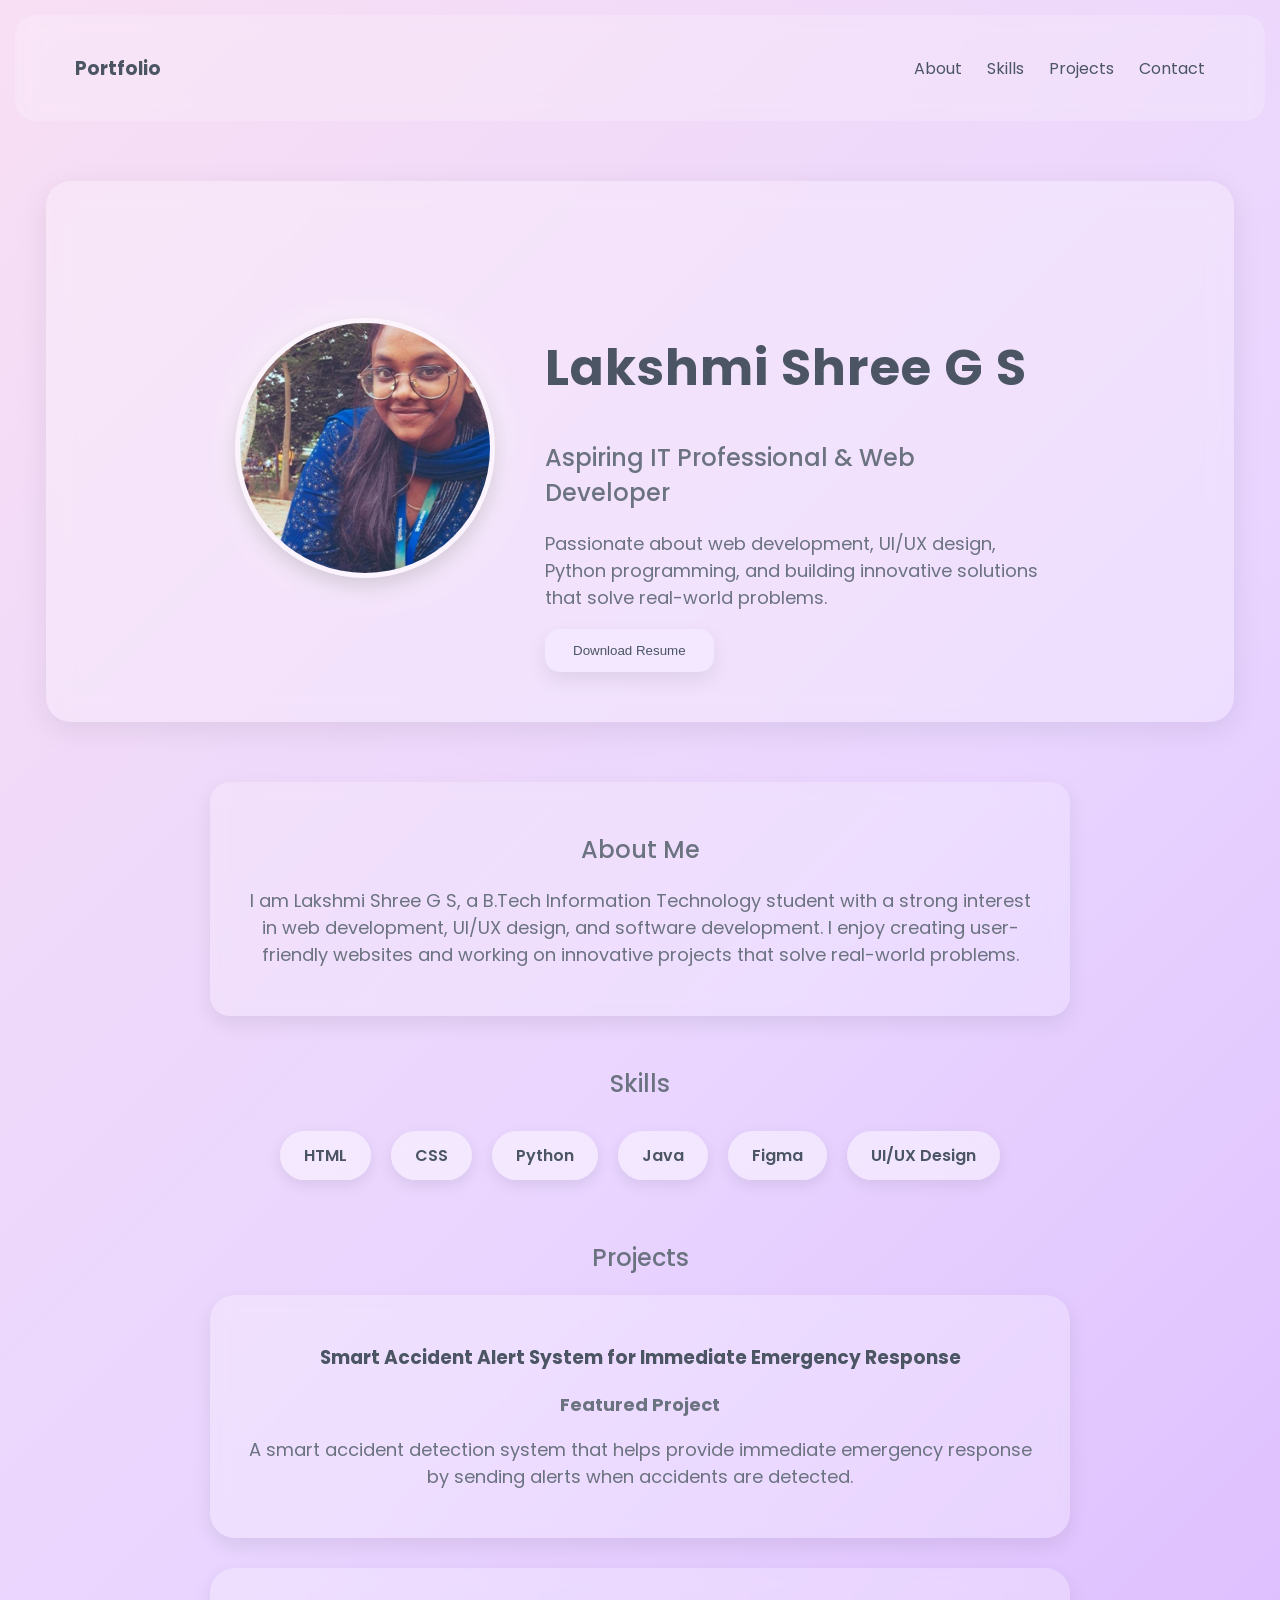
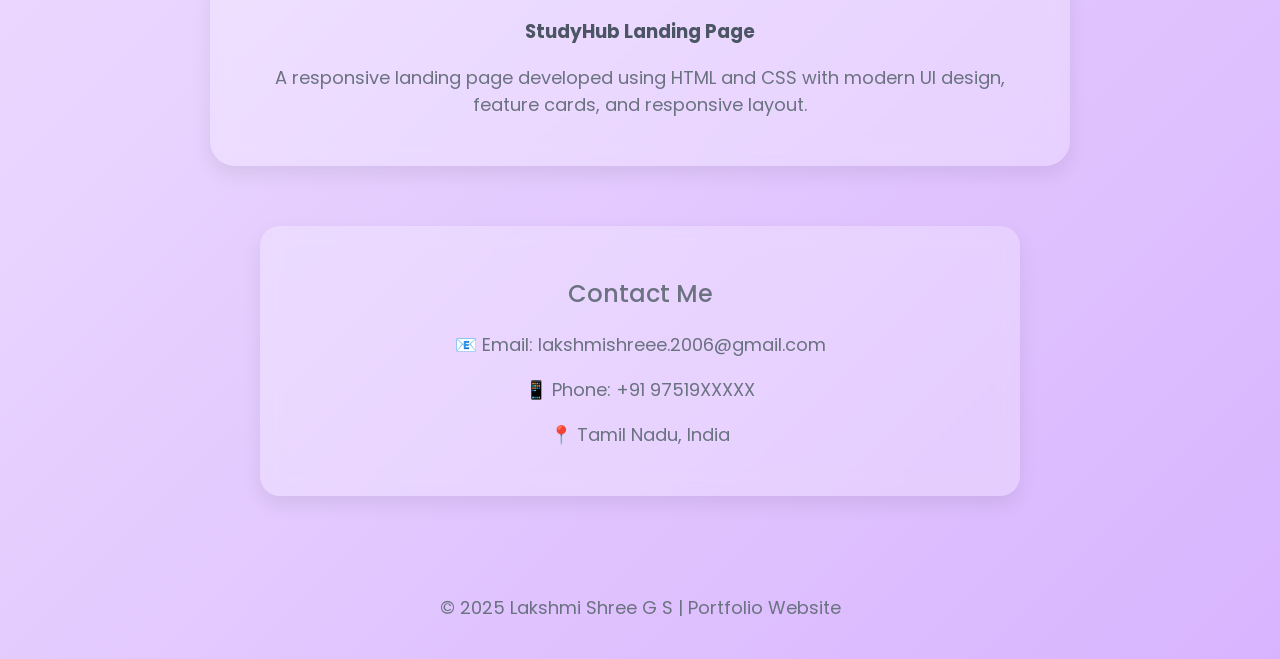
<file: LakshmiShreeGunasekaran_Task02/index.html>
<!DOCTYPE html>
<html>

<head>
    <title>Lakshmi Shree Portfolio</title>
    <link rel="stylesheet" href="style.css">
    <link href="https://fonts.googleapis.com/css2?family=Poppins:wght@300;400;500;600;700&display=swap" rel="stylesheet">
</head>
<nav>
    <h3>Portfolio</h3>

    <ul>
        <li>About</li>
        <li>Skills</li>
        <li>Projects</li>
        <li>Contact</li>
    </ul>
</nav>
<body>
    <div class="hero">

    <div class="hero-image">
        <img src="images/profile.jpg" alt="Profile Photo">
    </div>

    <div class="hero-content">

        <h1>Lakshmi Shree G S</h1>

        <h2>Aspiring IT Professional & Web Developer</h2>

        <p>
            Passionate about web development, UI/UX design,
            Python programming, and building innovative
            solutions that solve real-world problems.
        </p>

        <button>Download Resume</button>

    </div>

</div>
<section class="about">

    <h2>About Me</h2>

    <p>
        I am Lakshmi Shree G S, a B.Tech Information Technology student
        with a strong interest in web development, UI/UX design, and
        software development. I enjoy creating user-friendly websites
        and working on innovative projects that solve real-world problems.
    </p>

</section>
<section class="skills">

    <h2>Skills</h2>

    <div class="skill-container">

        <div class="skill-card">HTML</div>

        <div class="skill-card">CSS</div>

        <div class="skill-card">Python</div>

        <div class="skill-card">Java</div>

        <div class="skill-card">Figma</div>

        <div class="skill-card">UI/UX Design</div>

    </div>

</section>
<section class="projects">

    <h2>Projects</h2>

    <div class="project-container">

        <div class="project-card">

            <h3>Smart Accident Alert System for Immediate Emergency Response</h3>
            <p><strong>Featured Project</strong></p>
            <p>
                A smart accident detection system that helps provide
                immediate emergency response by sending alerts when
                accidents are detected.
            </p>

        </div>

        <div class="project-card">

            <h3>StudyHub Landing Page</h3>

            <p>
                A responsive landing page developed using HTML and CSS
                with modern UI design, feature cards, and responsive layout.
            </p>

        </div>

    </div>

</section>
<section class="contact">

    <h2>Contact Me</h2>

    <p>📧 Email: lakshmishreee.2006@gmail.com</p>

    <p>📱 Phone: +91 97519XXXXX</p>

    <p>📍 Tamil Nadu, India</p>

</section>
<footer>

    <p>© 2025 Lakshmi Shree G S | Portfolio Website</p>

</footer>
</body>

</html>
</file>
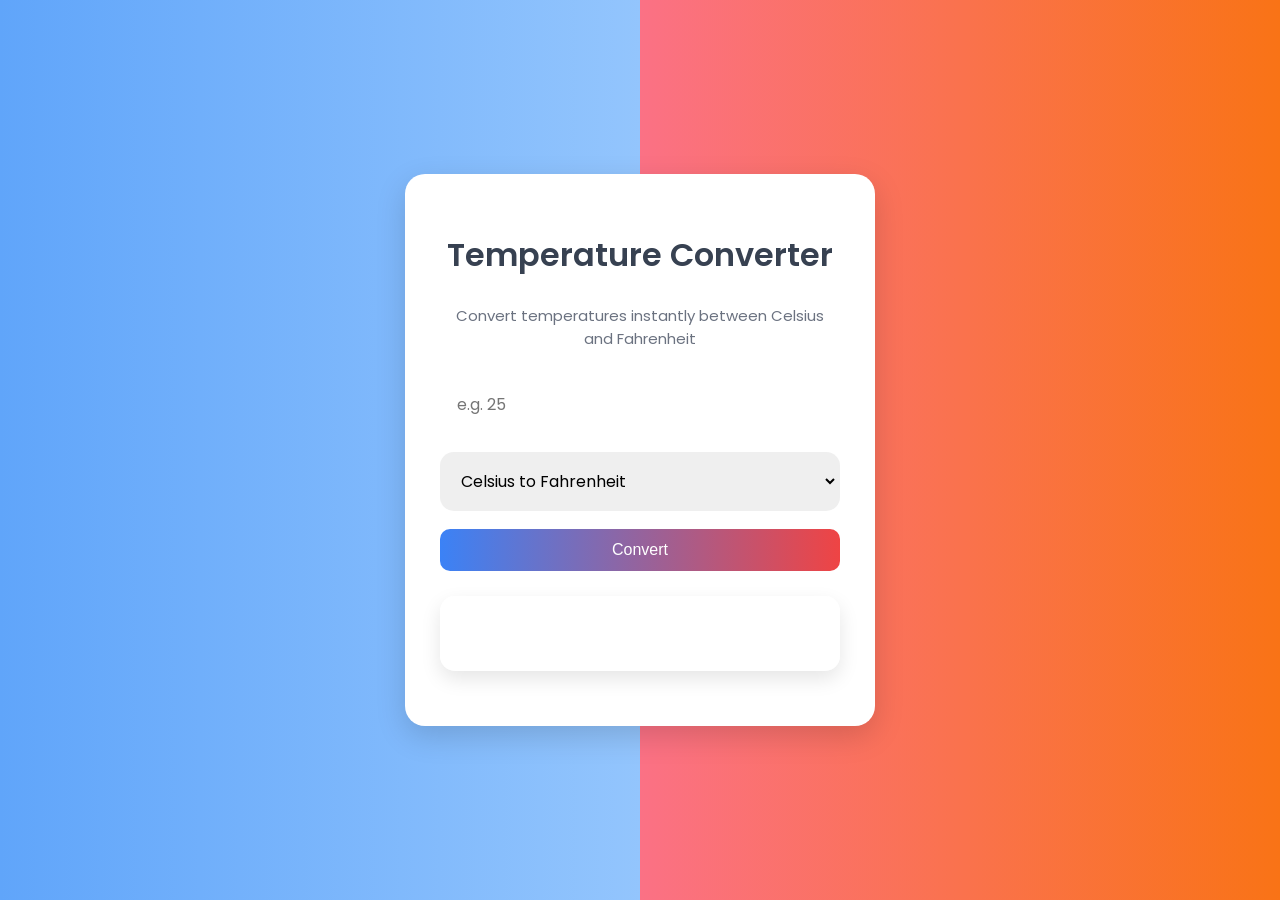
<file: LakshmiShreeGunasekaran_Task03/index.html>
<!DOCTYPE html>
<html>

<head>
    <title>Temperature Converter</title>
    <link href="https://fonts.googleapis.com/css2?family=Poppins:wght@300;400;500;600;700&display=swap" rel="stylesheet">
    <link rel="stylesheet" href="style.css">
</head>

<body>

    <div class="container">

       <h1>Temperature Converter</h1>
<p class="subtitle">Convert temperatures instantly between Celsius and Fahrenheit</p>
        <input
    type="number"
    id="temperature"
    placeholder="e.g. 25"
/>

        <select id="unit">

            <option value="celsius">
                Celsius to Fahrenheit
            </option>

            <option value="fahrenheit">
                Fahrenheit to Celsius
            </option>

        </select>

        <button onclick="convertTemperature()">
            Convert
        </button>

        <h2 id="result"></h2>

    </div>

    <script src="script.js"></script>

</body>

</html>
</file>
<file: LakshmiShreeGunasekaran_Task02/style.css>
body{
    font-family: Arial, sans-serif;
    text-align: center;
    margin: 0;

    background: linear-gradient(
        135deg,
        #f8dff4 0%,
        #e9d5ff 50%,
        #d8b4fe 100%
    );

    color: #4b5563;
}

h1{
    color: #4b5563;
    margin-top: 100px;
    font-size: 50px;
    font-weight: 700;
    letter-spacing: 1px;
}

h2{
    color: #6b7280;
    font-weight: 500;
}
p{
    font-size: 18px;
    color: #6b7280;
}
body{
    min-height: 100vh;
}
.hero{
    width: 85%;
    max-width: 1100px;

    margin: 60px auto;
    padding: 50px;

    display: flex;
    align-items: center;
    justify-content: center;
    gap: 50px;

    background: rgba(255,255,255,0.25);
    backdrop-filter: blur(12px);

    border-radius: 25px;

    box-shadow: 0 8px 30px rgba(0,0,0,0.08);
    animation: float 5s ease-in-out infinite;
}
.hero-image img{
    width: 250px;
    height: 250px;

    object-fit: cover;

    border-radius: 50%;

    border: 5px solid rgba(255,255,255,0.6);

    box-shadow:
        0 8px 20px rgba(0,0,0,0.15),
        0 0 40px rgba(255,255,255,0.6);
}

.hero-content{
    text-align: left;
    max-width: 500px;
}
button{
    background:#f3e8ff;
    color:#4b5563;
    border:none;
    padding:14px 28px;
    border-radius:15px;

    box-shadow:0 8px 20px rgba(0,0,0,0.08);

    transition:0.3s;
}

button:hover{
    transform:translateY(-4px);
}

button:hover{
    transform: translateY(-3px);
}
.about{
    width: 80%;
    max-width: 800px;

    margin: 50px auto;

    padding: 30px;

    background: rgba(255,255,255,0.2);

    backdrop-filter: blur(10px);

    border-radius: 20px;

    box-shadow: 0 8px 20px rgba(0,0,0,0.08);
}
.skills{
    width: 80%;
    margin: 50px auto;
}

.skill-container{
    display: flex;
    justify-content: center;
    flex-wrap: wrap;
    gap: 20px;
}

.skill-card{
    background: rgba(255,255,255,0.45);

    backdrop-filter: blur(10px);

    padding: 12px 24px;

    border-radius: 50px;

    box-shadow: 0 5px 15px rgba(0,0,0,0.08);

    font-weight: 600;

    color: #4b5563;

    transition: 0.3s;
}

.skill-card:hover{
    transform: translateY(-5px) scale(1.05);
}
.skills h2{
    margin-bottom: 30px;
}
.projects{
    width: 80%;
    margin: 60px auto;
}
.project-container{
    display: flex;
    flex-direction: column;
    gap: 30px;
}
.project-card{
    width: 100%;
    max-width: 800px;

    background: rgba(255,255,255,0.25);

    backdrop-filter: blur(10px);

    padding: 30px;

    border-radius: 25px;

    box-shadow: 0 8px 20px rgba(0,0,0,0.08);

    transition: 0.3s;

    margin: 0 auto;
}

.project-card:hover{
    transform: translateY(-8px);
}
.contact{
    width: 80%;
    max-width: 700px;

    margin: 60px auto;

    padding: 30px;

    background: rgba(255,255,255,0.25);

    backdrop-filter: blur(10px);

    border-radius: 20px;

    box-shadow: 0 8px 20px rgba(0,0,0,0.08);
}
footer{
    margin-top: 60px;

    padding: 20px;

    text-align: center;

    color: #6b7280;
}
body{
    font-family: 'Poppins', sans-serif;
}
nav{
    display:flex;
    justify-content:space-between;
    align-items:center;
    padding:20px 60px;

    position: sticky;
    top: 0;
    z-index: 1000;

    background: rgba(255,255,255,0.2);
    backdrop-filter: blur(10px);
    border-radius: 20px;
    margin: 15px;
}

nav ul{
    display:flex;
    gap:25px;
    list-style:none;
}
@keyframes float{
    0%{
        transform: translateY(0px);
    }

    50%{
        transform: translateY(-8px);
    }

    100%{
        transform: translateY(0px);
    }
}
nav li{
    cursor: pointer;
    transition: 0.3s;
}

nav li:hover{
    color: #7c3aed;
    transform: translateY(-2px);
}
</file>
<file: LakshmiShreeGunasekaran_Task03/style.css>
body{
    margin:0;
    height:100vh;

    display:flex;
    justify-content:center;
    align-items:center;

    font-family: 'Poppins', sans-serif;

    background: linear-gradient(
        90deg,
        #60a5fa 0%,
        #93c5fd 50%,
        #fb7185 50%,
        #f97316 100%
    );
}

.container{

    width:400px;

    padding:35px;

    background:white;

    border-radius:20px;

    text-align:center;

    box-shadow:0 10px 30px rgba(0,0,0,0.15);
}

h1{
    color:#374151;
    margin-bottom:25px;
    font-size:32px;
    font-weight:600;
}

input,
select{

    width:100%;

    padding:15px;

    margin-bottom:18px;

    border:2px solid transparent;

    border-radius:14px;

    font-size:16px;

    font-family:'Poppins', sans-serif;

    box-sizing:border-box;

    outline:none;

    transition:0.3s;
}
input:focus,
select:focus{

    border-color:#3b82f6;

    box-shadow:0 0 12px rgba(59,130,246,0.3);
}

button{

    width:100%;

    padding:12px;

    border:none;

    border-radius:10px;

    background:linear-gradient(
        90deg,
        #3b82f6,
        #ef4444
    );

    color:white;

    font-size:16px;

    font-weight:500;

    cursor:pointer;

    transition:0.3s;
}

button:hover{
    transform:translateY(-2px);
    box-shadow:0 10px 25px rgba(0,0,0,.15);
}

#result{

    margin-top:25px;

    padding:20px;

    border-radius:15px;

    background:rgba(255,255,255,0.7);

    color:#374151;

    font-size:24px;

    font-weight:600;

    box-shadow:0 8px 20px rgba(0,0,0,0.1);

    min-height:35px;

    transition:0.3s;
}
#result:hover{
    transform:translateY(-5px);
    transition:.3s;
}
#result h2{
    margin:0;
    font-size:32px;
}

#result p{
    margin-top:10px;
    font-size:16px;
    color:#6b7280;
}
.subtitle{
    color:#6b7280;
    font-size:15px;
    margin-bottom:25px;
}
</file>
